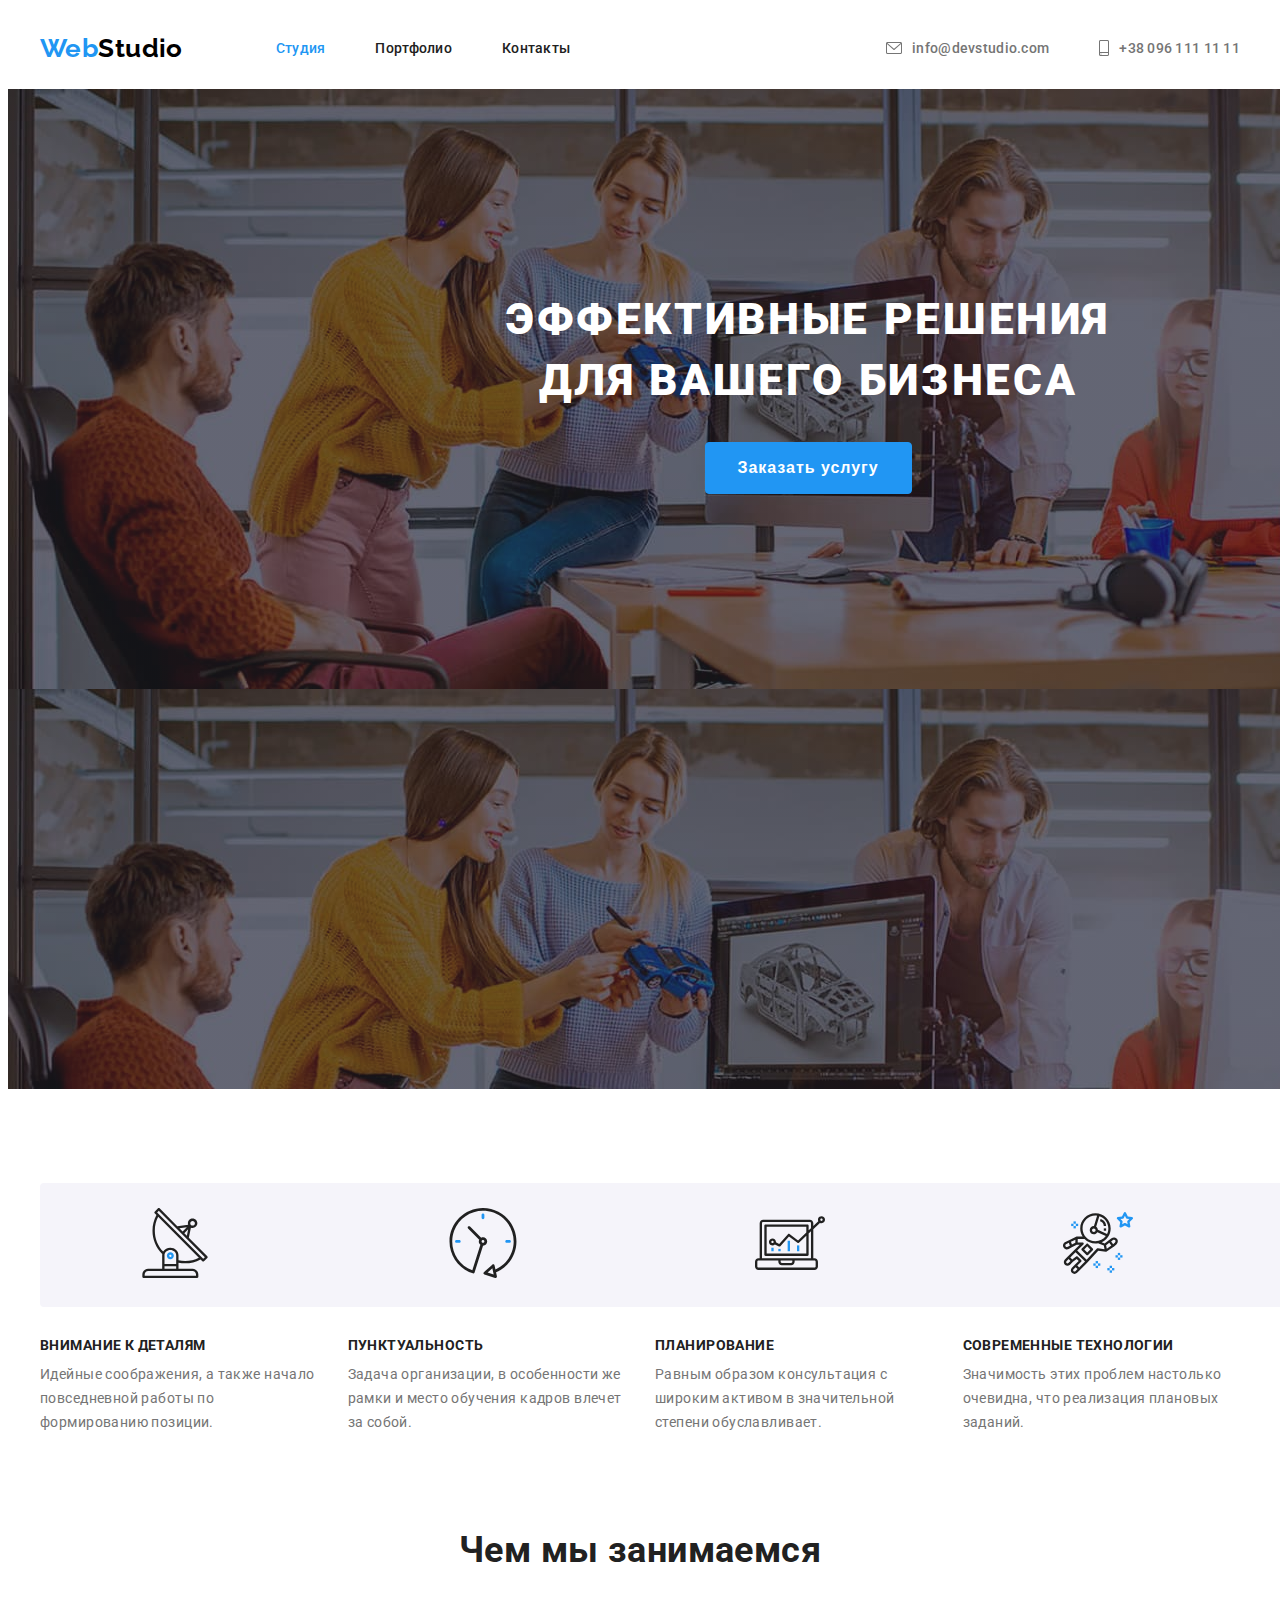
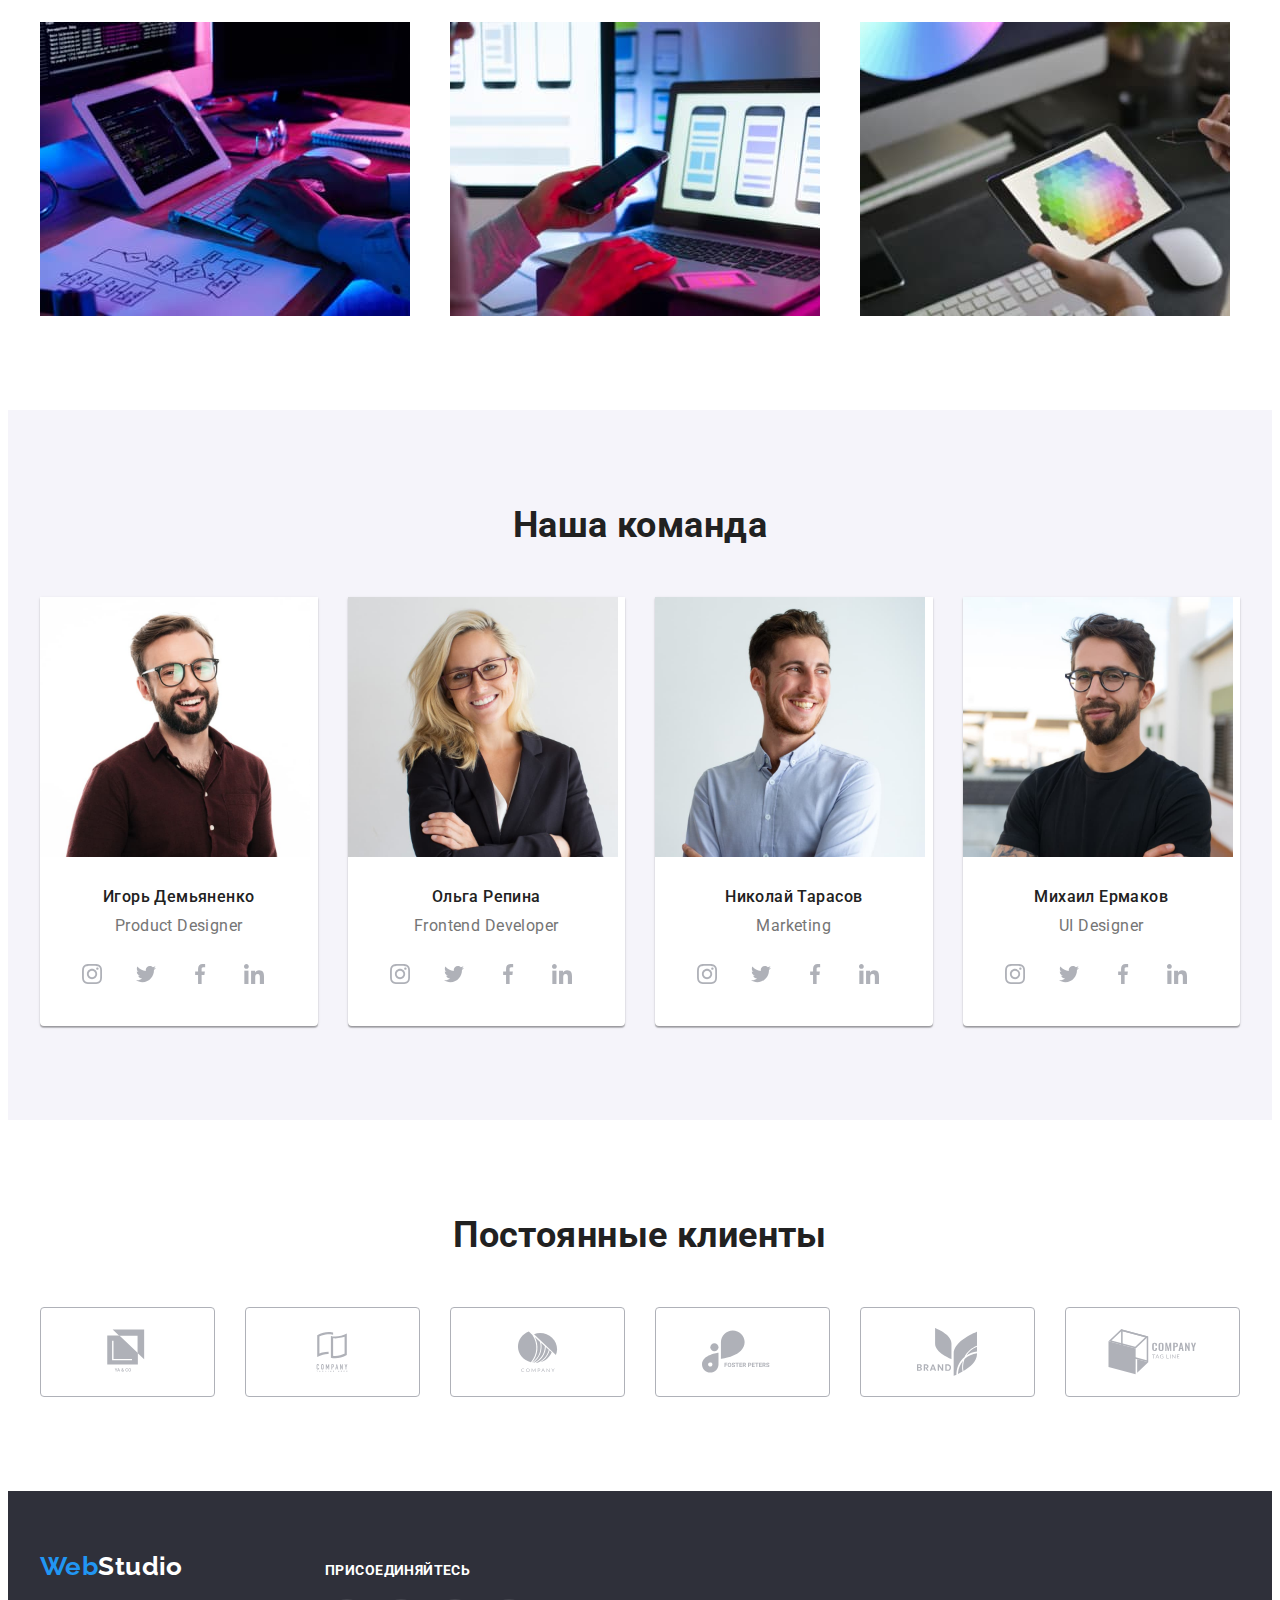
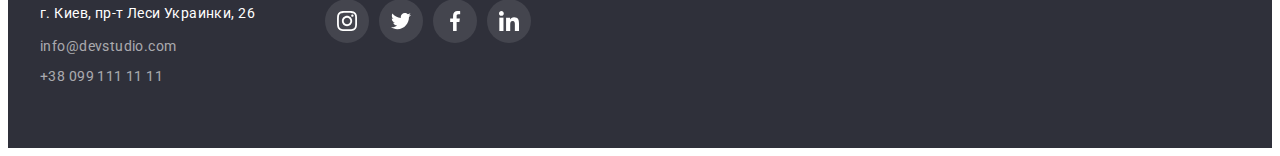
<file: index.html>
<!DOCTYPE html>
<html lang="ru">
  <head>
    <meta charset="UTF-8" />
    <meta name="viewport" content="width=device-width, initial-scale=1.0" />
    <meta
      name="description"
      content="WebStudio - студия веб-разработки, г. Киев, Украина."/>
    <link
      rel="stylesheet"
      href="https://cdnjs.cloudflare.com/ajax/libs/modern-normalize/1.0.0/modern-normalize.css"
      integrity="sha512-Zx6MlUMKSVJoQ+83OwhdILe8cSEsCzfqThJd7J/VA2UrK6Ctj85p+xzqfyuNXE5B1k25uUdmJ2OzItbBy9GHAQ=="
      crossorigin="anonymous"/>
    <link rel="preconnect" href="https://fonts.gstatic.com" />
    <link
      href="https://fonts.googleapis.com/css2?family=Raleway:wght@700&family=Roboto:wght@400;500;700;900&display=swap"
      rel="stylesheet"/>
    <link rel="stylesheet" href="./css/style.css" />
    <title>WebStudio - главная</title>
  </head>
  <body>
    <!-- Хэдер сайта-->
    <header class="header-page">
      <div class="container menu">
      <nav class="navbar">
        <a class="logo" href="./index.html" title="Логотип сайта" lang="en"><span class="accent-text">Web</span>Studio</a>
        <ul class="navbar-list">
          <li class="navbar-list-item">
            <a href="./index.html" class="link accent-text">Студия</a>
          </li>
          <li class="navbar-list-item">
            <a href="./portfolio.html" class="link">Портфолио</a>
          </li>
          <li class="navbar-list-item">
            <a href="" class="link">Контакты</a>
          </li>
        </ul>
      </nav>
      <ul class="contact-list">
        <li class="contact-list-item">
          <a href="mailto:info@devstudio.com" class="link gray-text">
            <svg class="link-icon" width="16" height="12"  aria-label="Иконка письма">
              <use href="./images/sprite.svg#icon-envelope"></use>
            </svg>info@devstudio.com</a>
        </li>
        <li class="contact-list-item">
          <a href="tel:+380961111111" class="link gray-text">
            <svg class="link-icon" width="10" height="16" aria-label="Иконка смартфона">
              <use href="./images/sprite.svg#icon-smartphone"></use>
          </svg>+38 096 111 11 11</a>
        </li>
      </ul>
    </div>
    </header>

    <!-- Основная часть сайта-->
    <main>
      <!-- Герой -->
      <section class="hero">
        <div class="container">
          <h1 class="hero-header">Эффективные решения для вашего бизнеса</h1>
          <button class="hero-button" type="button">Заказать услугу</button>
        </div>
      </section>

      <!-- Наши качества -->
      <section class="qualities-section">
        <div class="container">
        <!-- Скрытый заголовок -->
        <h2 class="visually-hidden">Наши качества</h2>
        <ul class="section-list">
          <li class="section-list-item">
          <div class="icon-box">
            <svg class="qualities-icon" aria-label="Иконка спутниковой антенны">
              <use href="./images/sprite.svg#icon-antenna-1"></use>
            </svg>
          </div>    
            <h3 class="small-header">Внимание к деталям</h3>
            <p class="section-text">
              Идейные соображения, а также начало повседневной работы по
              формированию позиции.
            </p>
          </li>
          <li class="section-list-item">
            <div class="icon-box">
              <svg class="qualities-icon" aria-label="Иконка циферблата часов">
                <use href="./images/sprite.svg#icon-clock-1"></use>
              </svg>
            </div>
            <h3 class="small-header">Пунктуальность</h3>
            <p class="section-text">
              Задача организации, в особенности же рамки и место обучения кадров
              влечет за собой.
            </p>
          </li>
          <li class="section-list-item">
            <div class="icon-box">
              <svg class="qualities-icon" aria-label="Иконка диаграммы на экране монитора">
                <use href="./images/sprite.svg#icon-diagram-1"></use>
              </svg>
            </div>
            <h3 class="small-header">Планирование</h3>
            <p class="section-text">
              Равным образом консультация с широким активом в значительной
              степени обуславливает.
            </p>
          </li>
          <li class="section-list-item">
            <div class="icon-box">
              <svg class="qualities-icon" aria-label="Иконка астронавта">
                <use href="./images/sprite.svg#icon-astronaut-1"></use>
              </svg>
            </div>
            <h3 class="small-header">Современные технологии</h3>
            <p class="section-text">
              Значимость этих проблем настолько очевидна, что реализация
              плановых заданий.
            </p>
          </li>
        </ul>
      </div>
      </section>

      <!-- Чем мы занимаемся -->
      <section class="work-section">
        <div class="container">
        <h2 class="work-section-header">Чем мы занимаемся</h2>
        <ul class="work-list">
          <li class="work-list-item">
              <img
                src="./images/image1.jpg"
                width="370"
                height="294"
                alt="Разработчик пишет код"/>
          </li>
          <li class="work-list-item">
              <img
                src="./images/image2.jpg"
                width="370"
                height="294"
                alt="Разработчик выбирает макет для мобильного устройства"/>
          </li>
          <li class="work-list-item">
              <img
                src="./images/image3.jpg"
                width="370"
                height="294"
                alt="Дизайнер выбирает цвет в палитре на планшете"/>
          </li>
        </ul>
      </div>
      </section>

      <!-- Наша команда -->
      <section class="team-section light">
        <div class="container">
        <h2 class="team-section-header">Наша команда</h2>
        <ul class="team-list">
          <li class="team-list-item">
            <img
              src="./images/developer1.jpg"
              width="270"
              height="260"
              alt="Игорь Демьяненко - дизайнер продукта"/>
            <div class="description-text">
              <h3 class="team-list-header">Игорь Демьяненко</h3>
              <p class="team-list-text">Product Designer</p>
              <ul class="social-list">
                <li class="social-list-item">
                  <a href="#" class="social-link">
                    <svg class="social-link-icon" aria-label="Иконка приложения Instagram">
                      <use href="./images/sprite.svg#icon-instagram-2"></use>
                  </svg>
                  </a>
            </li>
                <li class="social-list-item">
                  <a href="#" class="social-link">
                    <svg class="social-link-icon" aria-label="Иконка приложения Twitter">
                    <use href="./images/sprite.svg#icon-twitter-1"></use>
                </svg>
                  </a>
                </li>
                <li class="social-list-item">
                  <a href="#" class="social-link">
                    <svg class="social-link-icon" aria-label="Иконка приложения Facebook">
                    <use href="./images/sprite.svg#icon-facebook-1"></use>
                </svg>
                  </a>
                </li>
                <li class="social-list-item">
                  <a href="#" class="social-link">
                    <svg class="social-link-icon" aria-label="Иконка приложения Instagram">
                    <use href="./images/sprite.svg#icon-linkedin-1"></use>
                </svg>
                  </a>
                </li>
              </ul>
            </div>
          </li>
          <li class="team-list-item">
            <img
              src="./images/developer2.jpg"
              width="270"
              height="260"
              alt="Ольга Репина - фронтенд-разработчик"/>
              <div class="description-text">
            <h3 class="team-list-header">Ольга Репина</h3>
            <p class="team-list-text">Frontend Developer</p>
            <ul class="social-list">
              <li class="social-list-item">
                <a href="#" class="social-link">
                  <svg class="social-link-icon" aria-label="Иконка приложения Instagram">
                    <use href="./images/sprite.svg#icon-instagram-2"></use>
                </svg>
                </a>
          </li>
              <li class="social-list-item">
                <a href="#" class="social-link">
                  <svg class="social-link-icon" aria-label="Иконка приложения Twitter">
                  <use href="./images/sprite.svg#icon-twitter-1"></use>
              </svg>
                </a>
              </li>
              <li class="social-list-item">
                <a href="#" class="social-link">
                  <svg class="social-link-icon" aria-label="Иконка приложения Facebook">
                  <use href="./images/sprite.svg#icon-facebook-1"></use>
              </svg>
                </a>
              </li>
              <li class="social-list-item">
                <a href="#" class="social-link">
                  <svg class="social-link-icon" aria-label="Иконка приложения Instagram">
                  <use href="./images/sprite.svg#icon-linkedin-1"></use>
              </svg>
                </a>
              </li>
            </ul>
          </div>
          </li>
          <li class="team-list-item">
            <img
              src="./images/developer3.jpg"
              width="270"
              height="260"
              alt="Николай Тарасов - специалист по маркетингу"/>
              <div class="description-text">
            <h3 class="team-list-header">Николай Тарасов</h3>
            <p class="team-list-text">Marketing</p>
                          <ul class="social-list">
                <li class="social-list-item">
                  <a href="#" class="social-link">
                    <svg class="social-link-icon" aria-label="Иконка приложения Instagram">
                      <use href="./images/sprite.svg#icon-instagram-2"></use>
                  </svg>
                  </a>
            </li>
                <li class="social-list-item">
                  <a href="#" class="social-link">
                    <svg class="social-link-icon" aria-label="Иконка приложения Twitter">
                    <use href="./images/sprite.svg#icon-twitter-1"></use>
                </svg>
                  </a>
                </li>
                <li class="social-list-item">
                  <a href="#" class="social-link">
                    <svg class="social-link-icon" aria-label="Иконка приложения Facebook">
                    <use href="./images/sprite.svg#icon-facebook-1"></use>
                </svg>
                  </a>
                </li>
                <li class="social-list-item">
                  <a href="#" class="social-link">
                    <svg class="social-link-icon" aria-label="Иконка приложения Instagram">
                    <use href="./images/sprite.svg#icon-linkedin-1"></use>
                </svg>
                  </a>
                </li>
              </ul>
          </div>
          </li>
          <li class="team-list-item">
            <img
              src="./images/developer4.jpg"
              width="270"
              height="260"
              alt="Михаил Ермаков - дизайнер пользовательского интерфейса"/>
              <div class="description-text">
              <h3 class="team-list-header">Михаил Ермаков</h3>
            <p class="team-list-text">UI Designer</p>
                          <ul class="social-list">
                <li class="social-list-item">
                  <a href="#" class="social-link">
                    <svg class="social-link-icon" aria-label="Иконка приложения Instagram">
                      <use href="./images/sprite.svg#icon-instagram-2"></use>
                  </svg>
                  </a>
            </li>
                <li class="social-list-item">
                  <a href="#" class="social-link">
                    <svg class="social-link-icon" aria-label="Иконка приложения Twitter">
                    <use href="./images/sprite.svg#icon-twitter-1"></use>
                </svg>
                  </a>
                </li>
                <li class="social-list-item">
                  <a href="#" class="social-link">
                    <svg class="social-link-icon" aria-label="Иконка приложения Facebook">
                    <use href="./images/sprite.svg#icon-facebook-1"></use>
                </svg>
                  </a>
                </li>
                <li class="social-list-item">
                  <a href="#" class="social-link">
                    <svg class="social-link-icon" aria-label="Иконка приложения Instagram">
                    <use href="./images/sprite.svg#icon-linkedin-1"></use>
                </svg>
                  </a>
                </li>
              </ul>
            </div>
          </li>
        </ul>
      </div>
      </section>

      <!-- Постоянные клиенты-->
      <section class="clients">
        <div class="container">
          <h2 class="team-section-header">Постоянные клиенты</h2>
          <ul class="clients-list">
            <li class="client-item"><a href="#" class="client-link">
              <svg class="client-icon" width="45" height="50" aria-label="Логотип компании-клиента"> 
                <use href="./images/sprite.svg#icon-logo-1"></use>
              </svg>
            </a></li>
            <li class="client-item"><a href="#" class="client-link">
              <svg class="client-icon" width="40" height="52" aria-label="Логотип компании-клиента"> 
                <use href="./images/sprite.svg#icon-logo-2"></use>
              </svg>
            </a></li>
            <li class="client-item"><a href="#" class="client-link">
              <svg class="client-icon" width="41" height="43" aria-label="Логотип компании-клиента"> 
                <use href="./images/sprite.svg#icon-logo-3"></use>
              </svg>
            </a></li>
            <li class="client-item"><a href="#" class="client-link">
              <svg class="client-icon" width="80" height="42" aria-label="Логотип компании-клиента"> 
                <use href="./images/sprite.svg#icon-logo-4"></use>
              </svg>
            </a></li>
            <li class="client-item"><a href="#" class="client-link">
              <svg class="client-icon" width="60" height="47" aria-label="Логотип компании-клиента"> 
                <use href="./images/sprite.svg#icon-logo-5" ></use>
              </svg>
            </a></li>
            <li class="client-item"><a href="#" class="client-link">
              <svg class="client-icon" width="89" height="46" aria-label="Логотип компании-клиента"> 
                <use href="./images/sprite.svg#icon-logo-6"></use>
              </svg>
            </a></li>
          </ul>
        </div>
      </section>
    </main>

    <!-- Подвал сайта -->
    <footer class="footer">
      <div class="container">
        <div class="allcontacts">
          <a href="./index.html" title="Логотип сайта" class="logo" lang="en">
            Web<span class="white-text">Studio</span></a>
          <address class="address">
            <p class="address-text">г. Киев, пр-т Леси Украинки, 26</p>
            <ul class="address-list">
              <li class="address-list-item"><a href="mailto:info@devstudio.com" class="link opacity-text">info@devstudio.com</a></li>
              <li class="address-list-item"><a href="tel:+380991111111" class="link opacity-text">+38 099 111 11 11</a></li>
            </ul>
          </address>
        </div>
        <div class="join-box">
          <p class="join-text">присоединяйтесь</p>
          <ul class="social-list">
            <li class="social-list-item">
              <a href="#" class="social-link">
                <svg class="social-link-icon" aria-label="Иконка приложения Instagram">
                  <use href="./images/sprite.svg#icon-instagram-2"></use>
                </svg>
              </a>
            </li>
            <li class="social-list-item">
              <a href="#" class="social-link">
                <svg class="social-link-icon" aria-label="Иконка приложения Twitter">
                  <use href="./images/sprite.svg#icon-twitter-1"></use>
                </svg>
              </a>
            </li>
            <li class="social-list-item">
              <a href="#" class="social-link">
                <svg class="social-link-icon" aria-label="Иконка приложения Facebook">
                 <use href="./images/sprite.svg#icon-facebook-1"></use>
                </svg>
              </a>
            </li>
            <li class="social-list-item">
              <a href="#" class="social-link">
                <svg class="social-link-icon" aria-label="Иконка приложения Instagram">
                  <use href="./images/sprite.svg#icon-linkedin-1"></use>
                </svg>
              </a>
            </li>
          </ul>
        </div>
      </div>
    </footer>
  </body>
</html>
</file>
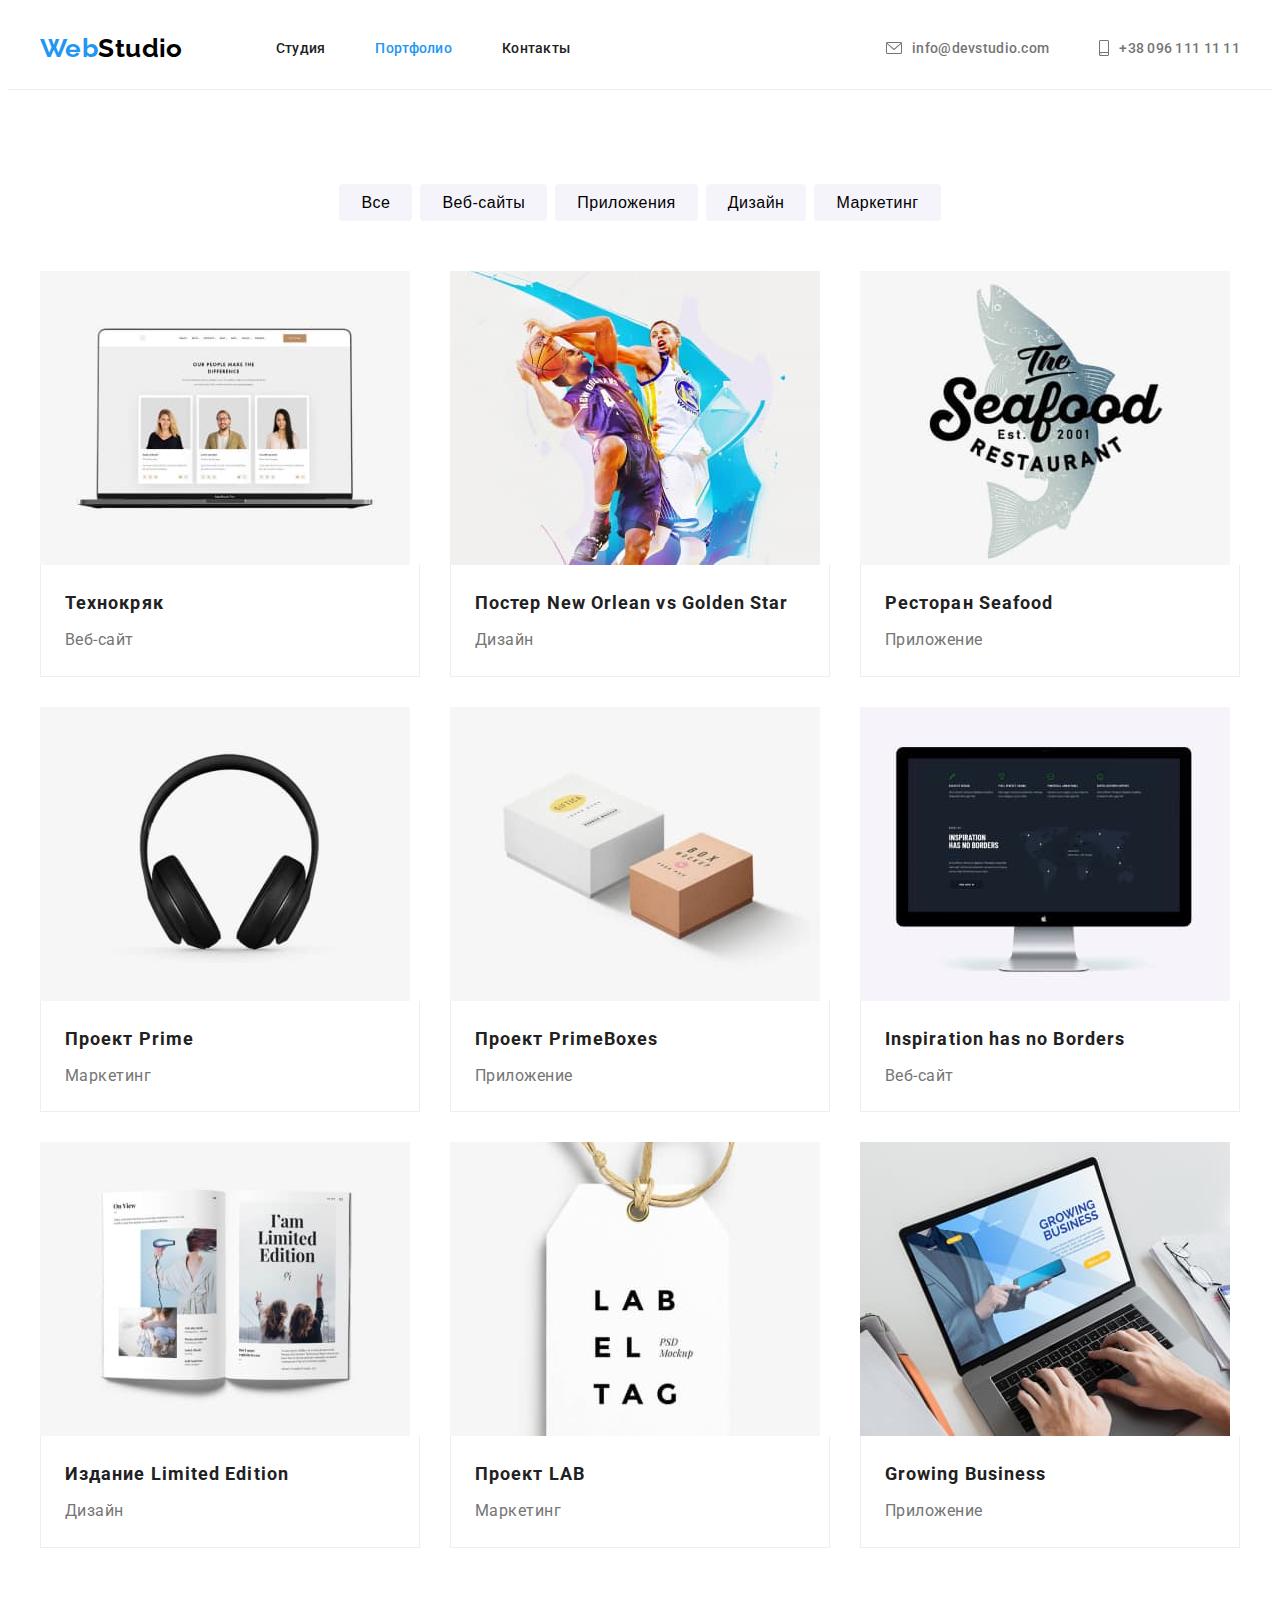
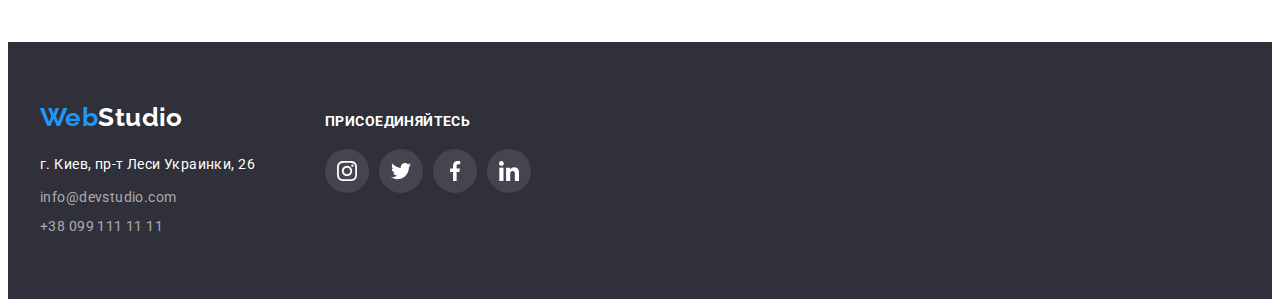
<file: portfolio.html>
<!DOCTYPE html>
<html lang="ru">
  <head>
    <meta charset="UTF-8" />
    <meta name="viewport" content="width=device-width, initial-scale=1.0" />
    <meta
      name="description"
      content="WebStudio - студия веб-разработки, г. Киев, Украина."
    />
    <link
      rel="stylesheet"
      href="https://cdnjs.cloudflare.com/ajax/libs/modern-normalize/1.0.0/modern-normalize.css"
      integrity="sha512-Zx6MlUMKSVJoQ+83OwhdILe8cSEsCzfqThJd7J/VA2UrK6Ctj85p+xzqfyuNXE5B1k25uUdmJ2OzItbBy9GHAQ=="
      crossorigin="anonymous"
    />
    <link
      href="https://fonts.googleapis.com/css2?family=Raleway:wght@700&family=Roboto:wght@400;500;700&display=swap"
      rel="stylesheet"
    />
    <link rel="stylesheet" href="./css/style.css" />
    <title>WebStudio - Портфолио</title>
  </head>
  <body>
    <!-- Хэдер сайта-->
    <header class="header-page bordered">
      <div class="container menu">
        <nav class="navbar">
          <a class="logo" href="./index.html" title="Логотип сайта" lang="en"
            ><span class="accent-text">Web</span>Studio</a
          >
          <ul class="navbar-list">
            <li class="navbar-list-item">
              <a href="./index.html" class="link">Студия</a>
            </li>
            <li class="navbar-list-item">
              <a href="./portfolio.html" class="link accent-text">Портфолио</a>
            </li>
            <li class="navbar-list-item">
              <a href="" class="link">Контакты</a>
            </li>
          </ul>
        </nav>
        <ul class="contact-list">
          <li class="contact-list-item">
            <a href="mailto:info@devstudio.com" class="link gray-text">
              <svg class="link-icon" width="16" height="12"  aria-label="Иконка письма">
                <use href="./images/sprite.svg#icon-envelope"></use>
              </svg>info@devstudio.com</a>
          </li>
          <li class="contact-list-item">
            <a href="tel:+380961111111" class="link gray-text">
              <svg class="link-icon" width="10" height="16" aria-label="Иконка смартфона">
                <use href="./images/sprite.svg#icon-smartphone"></use>
            </svg>+38 096 111 11 11</a>
          </li>
        </ul>
      </div>
    </header>

    <main>
      <section class="examples-section">
        <div class="container">
          <!--  скрытый заголовок h1-->
          <h1 class="visually-hidden">Наши работы</h1>
          <ul class="examples-buttons-list">
            <li class="examples-buttons-item">
              <button class="button">Все</button>
            </li>
            <li class="examples-buttons-item">
              <button class="button">Веб-сайты</button>
            </li>
            <li class="examples-buttons-item">
              <button class="button">Приложения</button>
            </li>
            <li class="examples-buttons-item">
              <button class="button">Дизайн</button>
            </li>
            <li class="examples-buttons-item">
              <button class="button">Маркетинг</button>
            </li>
          </ul>
          <!--  скрытый заголовок h2-->
          <h2 class="visually-hidden">Примеры работ</h2>
          <ul class="examples-list">
            <li class="examples-list-item">
              <a href="#" class="link">
                <img
                  src="./images/image-portfolio1.jpg"
                  width="370"
                  height="294"
                  alt="Ноутбук с открытым веб-сайтом Технокряк"
                />
                <div class="example-description">
                  <h3 class="example-header">Технокряк</h3>
                  <p class="example-text">Веб-сайт</p>
                </div>
              </a>
            </li>
            <li class="examples-list-item">
              <a href="#" class="link">
                <img
                  src="./images/image-portfolio2.jpg"
                  width="370"
                  height="294"
                  alt="Постер New Orlean vs Golden Star"
                />
                <div class="example-description">
                  <h3 class="example-header">
                    Постер <span lang="en">New Orlean vs Golden Star</span>
                  </h3>
                  <p class="example-text">Дизайн</p>
                </div>
              </a>
            </li>
            <li class="examples-list-item">
              <a href="#" class="link">
                <img
                  src="./images/image-portfolio3.jpg"
                  width="370"
                  height="294"
                  alt="Логотип ресторана Seafood"
                />
                <div class="example-description">
                  <h3 class="example-header">
                    Ресторан <span lang="en">Seafood</span>
                  </h3>
                  <p class="example-text">Приложение</p>
                </div>
              </a>
            </li>
            <li class="examples-list-item">
              <a href="#" class="link">
                <img
                  src="./images/image-portfolio4.jpg"
                  width="370"
                  height="294"
                  alt="Беспроводные наушники"
                />
                <div class="example-description">
                  <h3 class="example-header">
                    Проект <span lang="en">Prime</span>
                  </h3>
                  <p class="example-text">Маркетинг</p>
                </div>
              </a>
            </li>
            <li class="examples-list-item">
              <a href="#" class="link">
                <img
                  src="./images/image-portfolio5.jpg"
                  width="370"
                  height="294"
                  alt="Белая и бежевая коробки"
                />
                <div class="example-description">
                  <h3 class="example-header">
                    Проект <span lang="en">Prime</span>Boxes
                  </h3>
                  <p class="example-text">Приложение</p>
                </div>
              </a>
            </li>
            <li class="examples-list-item">
              <a href="#" class="link">
                <img
                  src="./images/image-portfolio6.jpg"
                  width="370"
                  height="294"
                  alt="Монитор Apple"
                />
                <div class="example-description">
                  <h3 class="example-header" lang="en">
                    Inspiration has no Borders
                  </h3>
                  <p class="example-text">Веб-сайт</p>
                </div>
              </a>
            </li>
            <li class="examples-list-item">
              <a href="#" class="link">
                <img
                  src="./images/image-portfolio7.jpg"
                  width="370"
                  height="294"
                  alt="Раскрытое издание Limited Edition"
                />
                <div class="example-description">
                  <h3 class="example-header">
                    Издание <span lang="en">Limited Edition</span>
                  </h3>
                  <p class="example-text">Дизайн</p>
                </div>
              </a>
            </li>
            <li class="examples-list-item">
              <a href="#" class="link">
                <img
                  src="./images/image-portfolio8.jpg"
                  width="370"
                  height="294"
                  alt="Этикетка с надписью Lab el tag"
                />
                <div class="example-description">
                  <h3 class="example-header">
                    Проект <span lang="en">LAB</span>
                  </h3>
                  <p class="example-text">Маркетинг</p>
                </div>
              </a>
            </li>
            <li class="examples-list-item">
              <a href="#" class="link">
                <img
                  src="./images/image-portfolio9.jpg"
                  width="370"
                  height="294"
                  alt="Ноутбук с открытым сайтом Growing business"
                />
                <div class="example-description">
                  <h3 class="example-header" lang="en">Growing Business</h3>
                  <p class="example-text">Приложение</p>
                </div>
              </a>
            </li>
          </ul>
        </div>
      </section>
    </main>

    <!-- Подвал сайта -->
    <footer class="footer">
      <div class="container">
        <div class="allcontacts">
          <a href="./index.html" title="Логотип сайта" class="logo" lang="en">
            Web<span class="white-text">Studio</span></a>
          <address class="address">
            <p class="address-text">г. Киев, пр-т Леси Украинки, 26</p>
            <ul class="address-list">
              <li class="address-list-item"><a href="mailto:info@devstudio.com" class="link opacity-text">info@devstudio.com</a></li>
              <li class="address-list-item"><a href="tel:+380991111111" class="link opacity-text">+38 099 111 11 11</a></li>
            </ul>
          </address>
        </div>
        <div class="join-box">
          <p class="join-text">присоединяйтесь</p>
          <ul class="social-list">
            <li class="social-list-item">
              <a href="#" class="social-link">
                <svg class="social-link-icon" aria-label="Иконка приложения Instagram">
                  <use href="./images/sprite.svg#icon-instagram-2"></use>
                </svg>
              </a>
            </li>
            <li class="social-list-item">
              <a href="#" class="social-link">
                <svg class="social-link-icon" aria-label="Иконка приложения Twitter">
                  <use href="./images/sprite.svg#icon-twitter-1"></use>
                </svg>
              </a>
            </li>
            <li class="social-list-item">
              <a href="#" class="social-link">
                <svg class="social-link-icon" aria-label="Иконка приложения Facebook">
                 <use href="./images/sprite.svg#icon-facebook-1"></use>
                </svg>
              </a>
            </li>
            <li class="social-list-item">
              <a href="#" class="social-link">
                <svg class="social-link-icon" aria-label="Иконка приложения Instagram">
                  <use href="./images/sprite.svg#icon-linkedin-1"></use>
                </svg>
              </a>
            </li>
          </ul>
        </div>
      </div>
    </footer>
  </body>
</html>
</file>
<file: css/style.css>
/* ========= FONT and COLOR ==========*/
:root {
  --main-color: #212121;
  --logo-color: #000000;
  --accent-color:  #2196f3;
  --background-dark-color: #2f303a;
  --background-light-color: #F5F4FA;
  --background-gradient-color: rgba(47, 48, 58, 0.4);
  --active-color: #FFFFFF;
  --inactive-color: #757575;
  --opacity-light-color: rgba(255,255,255, 0.6);
  --border-color: #EEEEEE;
  --portfolio-border-color: #ECECEC;
  --social-icon-color: #AFB1B8;
  --social-background-color: rgba(255, 255, 255, 0.1);
}
/* ========= END FONT and COLOR ==========*/

/* ========= GLOBAL ==========*/
body {
  font-family: Roboto, sans-serif;
  font-size: 14px;
  line-height: 1.2;
  letter-spacing: .03em;

  color: var(--main-color);
}

a {
  text-decoration: none;
  display: block;
}

img {
  display: block;
  max-width: 100%;
  height: auto;
}

li {
  list-style-type: none;
}
/* ========= END GLOBAL ==========*/

/* ============ HIDDEN ELEMENTS ============ */
.visually-hidden {
  position: absolute;
  clip: rect(0 0 0 0);
  width: 1px;
  height: 1px;
  margin: -1px;
}
/* ============ END HIDDEN ELEMENTS ============ */

/* ========= SECTIONS ========== */

.container {
  width: 1200px;
  padding: 0 15px;
  margin: 0 auto;
  word-wrap: break-word;
}

.navbar,
.menu {
  display: flex;
  align-items: center;
}

.hero {
  padding: 200px 0;
  margin: 0 auto;
  width: 1600px;
  height: 600px;

  background-image: linear-gradient(to right, var(--background-gradient-color),
  var(--background-gradient-color)), url('../images/background-img.jpg');
}

.clients,
.team-section,
.qualities-section{
  padding-top: 94px;
}

.clients,
.work-section,
.team-section,
.qualities-section{
  padding-bottom: 94px;
}

.clients,
.hero,
.work-section,
.team-section {
  text-align: center;
}

.hero,
.footer {
  color: var(--active-color);
}

.footer {
  padding-top: 60px;
  padding-bottom: 60px;
  background-color: var(--background-dark-color);
}

.footer .container {
  display: flex;
  align-items: baseline;
}

/* ========= END SECTIONS ========== */


/* ========= SVG and IMG styles =========*/
.link-icon {
  margin-right: 10px;

  fill: currentColor;
}

.link-icon:hover {
  fill: var(--accent-color);
}

.icon-box {
  width: 270px;
  padding: 25px 100px;
  margin-bottom: 30px;

  background-color: var(--background-light-color);
  border-radius: 4px;
}

.qualities-icon {
  width: 70px;
  height: 70px;
  margin: 0;
  padding: 0;
}

.client-icon {
  margin: 0;
  padding: 0;
  height: 100%;
  vertical-align: middle;
}

.social-link-icon {
  width: 20px;
  height: 20px;
}
/* ========= END SVG and IMG styles =========*/

/* ========= REFERENCES ==========*/
.link {
  color: var(--main-color);
}

.link:hover,
.link:focus {
  color: var(--accent-color);
}

.contact-list-item .link,
.navbar-list-item .link {
  padding: 32px 0;
}

.contact-list-item .link {
  display: flex;
  align-items: center;
}

.join-box .social-link {
  fill: var(--active-color);
  background: var(--social-background-color);
}

.join-box .social-link:hover,
.join-box .social-link:focus {
  background: var(--accent-color);
}

.client-link {
  width: 100%;
  border: 1px solid var(--social-icon-color);
  border-radius: 4px;
  fill: var(--social-icon-color);
}

.client-link:hover,
.client-link:focus {
  fill: var(--accent-color);
  border-color: var(--accent-color);
}

.social-link {
  display: flex;
  align-items: center;
  justify-content: center;
  width: 100%;
  height: 100%;
  margin: 0;

  border-radius: 50%;
  fill: var(--social-icon-color);
}

.social-link:hover,
.social-link:focus {
  fill: var(--active-color);
  background-color: var(--accent-color);
}

.address .logo,
.address .link{
  display: inline-block;
}

/* ========= END REFERENCES ==========*/

/* ========= COMPONENTS =========== */

.logo {
  margin-right: 93px;
  padding: 24px 0;

  font-family: Raleway, sans-serif;
  font-weight: 700;
  font-size: 26px;
}

.logo,
.logo:hover,
.logo:focus {
  color: var(--logo-color);
}

.footer .logo,
.footer .logo:hover,
.footer .logo:focus {
  color: var(--accent-color);
}

.clients-list,
.contact-list, 
.navbar-list,
.section-list,
.example-text,
.small-header,
.work-list,
.team-list-text,
.address-list {
  margin: 0;
} 

.contact-list, 
.navbar-list {
  font-weight: 500;
  letter-spacing: .02em;
}

.contact-list {
  margin-left: auto;
}

.examples-list,
.team-list {
  display: flex;
  margin-top: 0;
  margin-bottom: 0;
  padding-left: 0;
}

.examples-list {
  flex-wrap: wrap;
}

.team-list-item {
  width: calc((100% - 3 * 30px) / 4);
  background-color: var(--active-color);
  box-shadow: 0px 1px 3px rgba(0, 0, 0, 0.12), 
              0px 1px 1px rgba(0, 0, 0, 0.14), 
              0px 2px 1px rgba(0, 0, 0, 0.2);
  border-radius: 0px 0px 4px 4px;
}

.team-list-item:not(:last-child) {
  margin-right: 30px;
}

.contact-list-item:not(:last-child),
.navbar-list-item:not(:last-child) {
  margin-right: 50px;
}

.accent-text {
  color: var(--accent-color);
}

.gray-text {
  color: var(--inactive-color);
}

.white-text {
  color: var(--active-color);
}

.opacity-text {
  color: var(--opacity-light-color);
  line-height: 1.7;
}

.description-text {
  padding: 30px;
}

.hero-header {
  width: 700px;
  margin: 0 auto 30px;

  font-weight: 900;
  font-size: 44px;
  line-height: 1.4;
  letter-spacing: .06em;

  text-transform: uppercase;
}

.clients-list,
.contact-list, 
.navbar-list,
.work-list,
.section-list,
.examples-buttons-list,
.social-list,
.client-item  {
  display: flex;
  padding: 0;
}

.small-header,
.section-text,
.team-list-header,
.team-list-text,
.example-header,
.example-text {
  word-wrap: inherit;
}

.social-list {
  padding: 0;
  margin: 0;
}

.social-list-item {
  width: 44px;
  height: 44px;
  margin: 0 10px 0 0;
  padding: 0;
}

.social-list-item:last-child {
  margin-right: 0;
}

.client-item {
  width: calc((100% - 5 * 30px) / 6);
  height: 90px;
}

.section-list-item {
  width: calc((100% - 3 * 30px) / 4 );
}

.client-item:not(:last-child),
.section-list-item:not(:last-child){
  margin-right: 30px;
}

.team-section.light {
  background-color: var(--background-light-color);
}

.small-header {
  margin-bottom: 10px;
  font-weight: 700;
  font-size: inherit;
  text-transform: uppercase;
  word-wrap: inherit;
}

.work-section-header,
.team-section-header {
  font-weight: 700;
  font-size: 36px;
}

.work-section-header {
  margin: 0 0 50px;
}

.work-list-item {
  width: calc((100% - 2 * 30px) / 3);
  margin-right: 30px;
}

.team-section-header {
  margin-top: 0;
  margin-bottom: 50px;
}

.team-list-header {
  margin: 0 0 10px;

  font-weight: 500;
  font-size: 16px;
  word-wrap: inherit;
}

.section-text {
  margin: 0;

  font-weight: 400;
  font-size: inherit;
  line-height: 1.7;
  word-wrap: inherit;

  color: var(--inactive-color);
}

.team-list-text {
  margin-bottom: 16px;

  font-weight: 400;
  font-size: 16px;

  color: var(--inactive-color);
}

.address-list,
.footer .logo {
  padding: 0;
}

.footer .logo {
  display: inline-block;
  margin: 0 0 20px;
}

.address {
  font-style: normal;
  line-height: 1.7;
}

.address-text {
  margin: 0 0 9px;
}

.address-list-item:not(:last-child) {
  margin-bottom: 6px;
}

.allcontacts {
  margin-right: 70px;
}

.join-text {
  display: inline-block;
  margin: 0 0 20px;

  font-weight: 700;
  font-size: inherit;
  text-transform: uppercase;
  color: var(--active-color);
}
/* ========= END COMPONENTS =========== */

/* ========== BUTTONS ========== */

.hero-button {
  min-width: 200px;
  padding: 10px 32px;

  font-weight: 700;
  font-size: 16px;
  line-height: 1.9;
  letter-spacing: .06em;

  background-color: var(--accent-color);
  color: var(--active-color);

  border: 1px solid var(--accent-color);
  border-radius: 4px;

  cursor: pointer;
}

.button {
  font-size: 16px;
  font-weight: 500;
  line-height: 1.6;
  letter-spacing: .03em;
  
  background-color: var(--background-light-color);
  border: 0;
  border-radius: 4px;

  cursor: pointer;
  outline: none;
}

.button:hover,
.button:focus {
  color: var(--active-color);  
  background-color: var(--accent-color);
  box-shadow: 0px 2px 2px 0px rgba(0, 0, 0, 0.12), 
              0px 1px 2px 0px rgba(0, 0, 0, 0.08),
              0px 3px 1px 0px rgba(0, 0, 0, 0.1);
}

/* ========== END BUTTONS ========== */

/* Далее стили portfolio.html */

.bordered {
  border-bottom: 1px solid var(--portfolio-border-color);
}

.examples-section {
  padding-top: 94px;
  padding-bottom: 94px;
}

.examples-buttons-list {
  margin-top: 0;
  margin-bottom: 50px;
  justify-content: center;
}

.examples-buttons-item:not(:last-child) {
  margin-right: 8px;
}

.examples-list-item {
  width: calc((100% - 2 * 30px) / 3);
  margin-right: 30px;
  margin-bottom: 30px;
}

.examples-list-item > .link:hover,
.examples-list-item > .link:focus {
  color: var(--main-color);
  box-shadow: 0px 1px 1px rgba(0, 0, 0, 0.12), 
              0px 4px 4px rgba(0, 0, 0, 0.06), 
              1px 4px 6px rgba(0, 0, 0, 0.16);
}

.examples-section .button {
  padding: 6px 22px;
}

.work-list-item:last-child,
.examples-list-item:nth-child(3n) {
  margin-right: 0;
}

.examples-list-item:nth-last-child(-n + 3) {
  margin-bottom: 0;
}

.example-description {
  padding: 20px 24px 20px;
  border-right: 1px solid var(--border-color);
  border-bottom: 1px solid var(--border-color);
  border-left: 1px solid var(--border-color);
}

.example-header {
  margin: 0 0 4px;

  font-size: 18px;
  font-weight: 700;

  line-height: 2;
  letter-spacing: .06em;
}

.example-text {
  font-size: 16px;
  font-weight: 400;

  line-height: 1.9;
  letter-spacing: .03em;

  color: var(--inactive-color);
}
</file>
